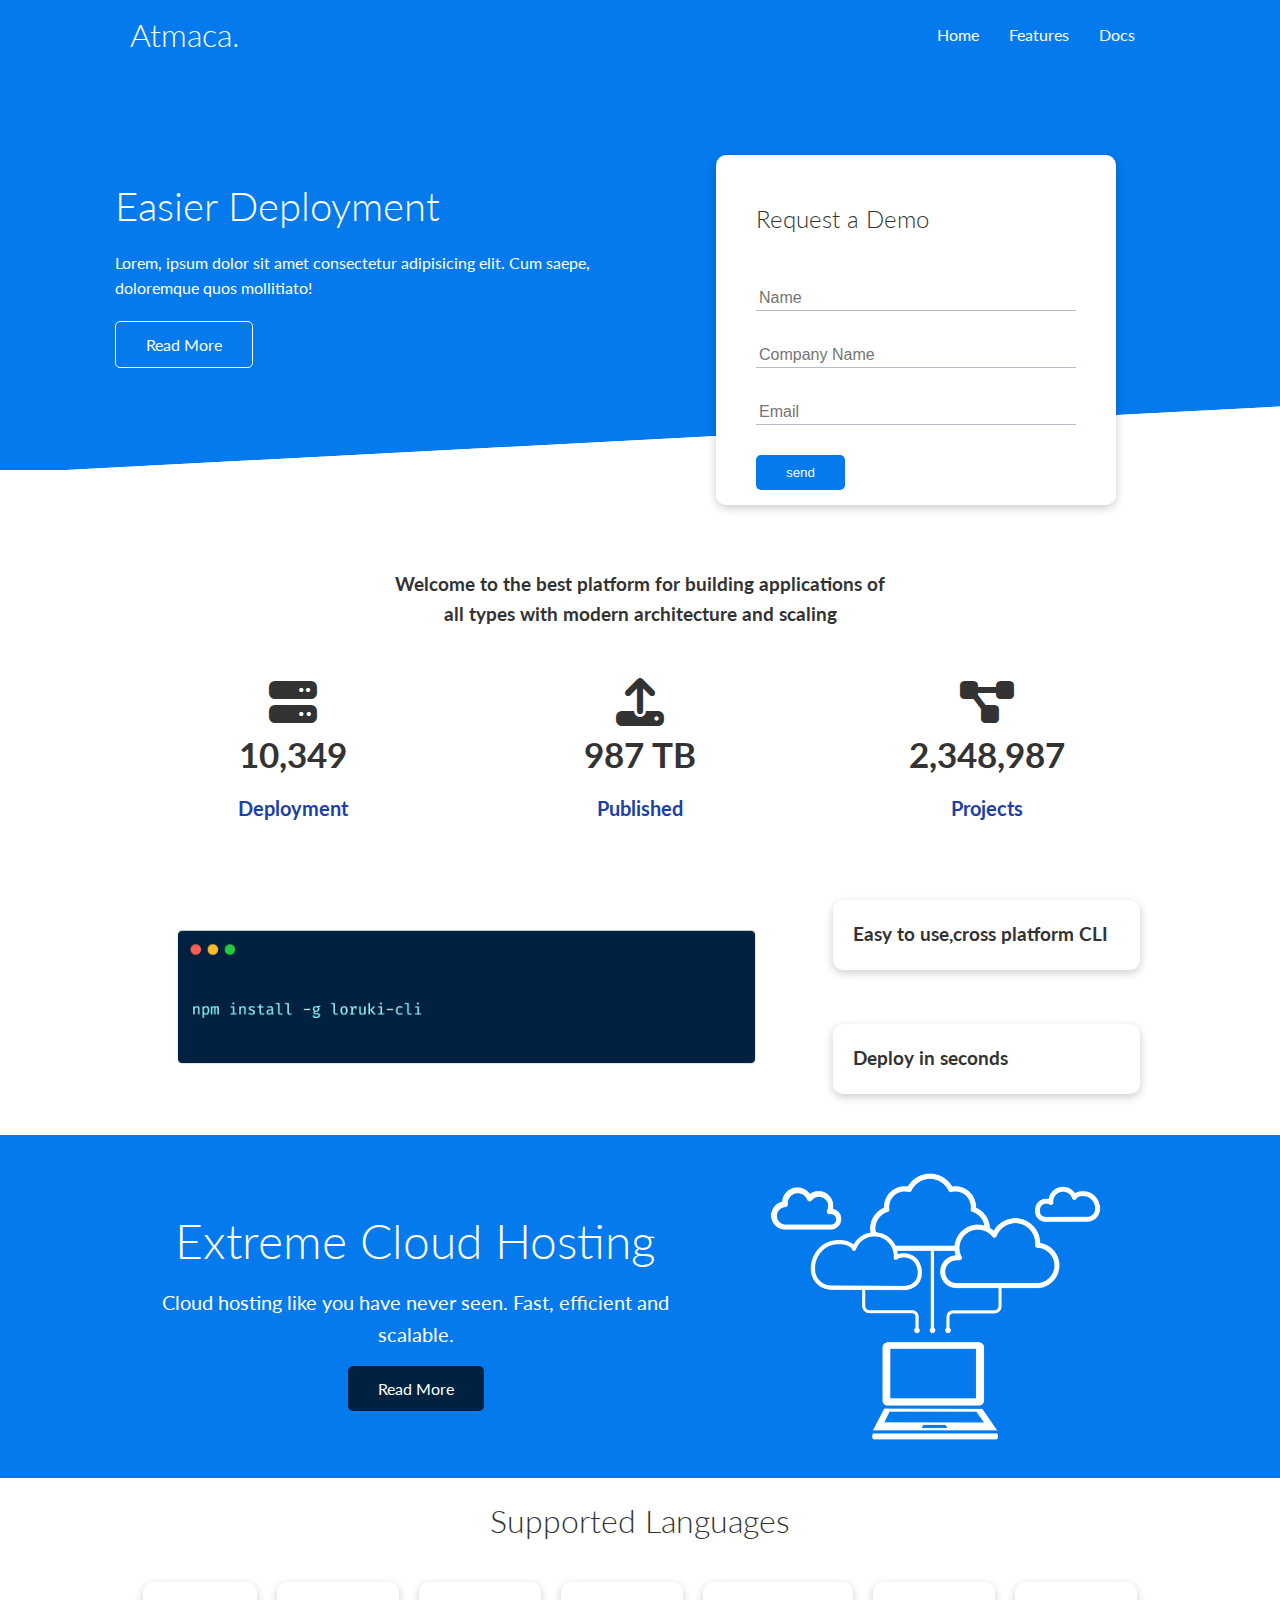
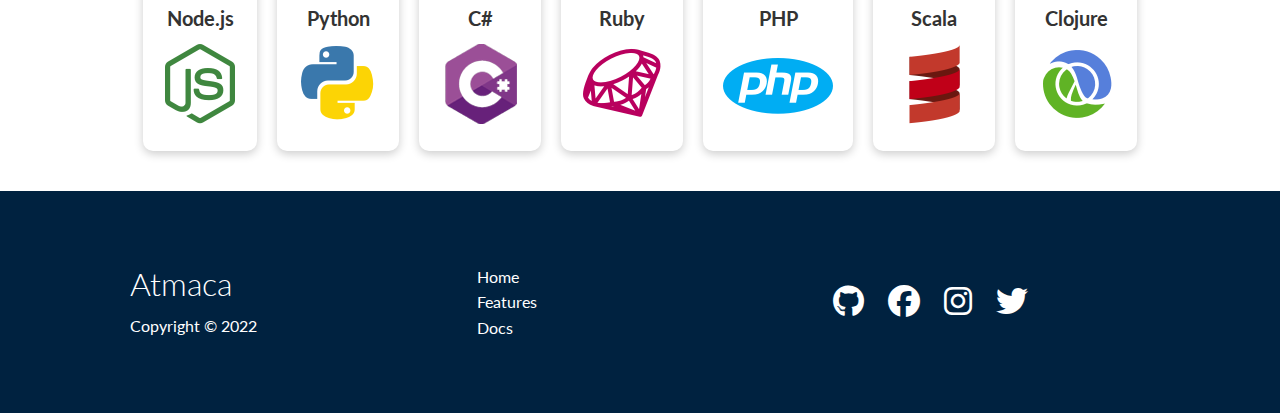
<file: index.html>
<!DOCTYPE html>
<html lang="en">

<head>
    <meta charset="UTF-8">
    <meta http-equiv="X-UA-Compatible" content="IE=edge">
    <meta name="viewport" content="width=device-width, initial-scale=1.0">
    <link rel="stylesheet" href="utilities.css">
    <link rel="stylesheet" href="style.css">

    <link rel="stylesheet" href="https://cdnjs.cloudflare.com/ajax/libs/font-awesome/6.1.2/css/all.min.css">
    <title>Atmaca | Cloud Hosting For Everyone</title>
</head>

<body>
    <!-- Navbar -->
    <div class="navbar">
        <div class="container flex">
            <h1 class="logo">Atmaca.</h1>
            <nav>
                <ul>
                    <li><a href="index.html">Home</a></li>
                    <li><a href="features.html">Features</a></li>
                    <li><a href="docs.html">Docs</a></li>
                </ul>
            </nav>
        </div>
    </div>

    <!-- Showcase -->
    <section class="showcase">
        <div class="container grid">
            <div class="showcase-text">
                <h1>Easier Deployment</h1>
                <p>Lorem, ipsum dolor sit amet consectetur adipisicing elit. Cum saepe, doloremque quos mollitiato!</p>
                <a href="features.html" class="btn btn-outline">
                    Read More
                </a>
            </div>

            <div class="showcase-form card">
                <h2>Request a Demo</h2>
                <form name="contact" method="POST" netlify-honeypot="bot-field" data-netlify="true">
                    <input type="hidden" name="form-name" value="contact">
                    <p class="hidden">
                        <label>
                            Don’t fill this out if you’re human: <input name="bot-field" />
                        </label>
                    </p>
                    <div class="form-control">
                        <input type="text" name="name" placeholder="Name" required>
                    </div>
                    <div class="form-control">
                        <input type="text" name="company" placeholder="Company Name" required>
                    </div>
                    <div class="form-control">
                        <input type="email" name="email" placeholder="Email" required>
                    </div>
                    <input type="submit" value="send" class="btn btn-primary">
                </form>
            </div>
        </div>
    </section>

    <!-- Stats -->
    <section class="stats">
        <div class="container">
            <h3 class="stats-heading text-center my-1">
                Welcome to the best platform for building applications of all types with modern architecture and scaling
            </h3>

            <div class="grid grid-3 text-center my-4">
                <div>
                    <i class="fas fa-server fa-3x"></i>
                    <h3>10,349</h3>
                    <p class="text-secondary">
                        Deployment
                    </p>
                </div>
                <div>
                    <i class="fas fa-upload fa-3x"></i>
                    <h3>987 TB</h3>
                    <p class="text-secondary">
                        Published
                    </p>
                </div>
                <div>
                    <i class="fas fa-project-diagram fa-3x"></i>
                    <h3>2,348,987</h3>
                    <p class="text-secondary">
                        Projects
                    </p>
                </div>
            </div>
        </div>

    </section>


    <!-- cli -->
    <section class="cli">
        <div class="container grid">
            <img src="images/cli.png">
            <div class="card">
                <h3>Easy to use,cross platform CLI</h3>
            </div>
            <div class="card">
                <h3>Deploy in seconds</h3>
            </div>
        </div>
    </section>

    <!-- cloud  -->
    <section class="cloud bg-primary my-2 py-2">
        <div class="container grid">
            <div class="text-center">
                <h2 class="lg">Extreme Cloud Hosting</h2>
                <p class="lead my-1">
                    Cloud hosting like you have never seen.
                    Fast, efficient and scalable.
                </p>
                <a href="features.html" class="btn btn-dark">Read More</a>
            </div>
            <img src="images/cloud.png">
        </div>
    </section>

    <section class="languages">
        <h2 class="md text-center my-2">
            Supported Languages
        </h2>
        <div class="container flex">
            <div class="card">
                <h4>Node.js</h4>
                <img src="images/logos/node.png">
            </div>

            <div class="card">
                <h4>Python</h4>
                <img src="images/logos/python.png">
            </div>
            <div class="card">
                <h4>C#</h4>
                <img src="images/logos/csharp.png">
            </div>
            <div class="card">
                <h4>Ruby</h4>
                <img src="images/logos/ruby.png">
            </div>
            <div class="card">
                <h4>PHP</h4>
                <img src="images/logos/php.png">
            </div>
            <div class="card">
                <h4>Scala</h4>
                <img src="images/logos/scala.png">
            </div>
            <div class="card">
                <h4>Clojure</h4>
                <img src="images/logos/clojure.png">
            </div>
        </div>
    </section>

    <!-- footer -->
    <footer class="footer bg-dark py-5">
        <div class="container grid grid-3">
            <div>
                <h1>Atmaca</h1>
                <p>Copyright &copy; 2022</p>
            </div>
            <nav>
                <ul>
                    <li><a href="index.html">Home</a></li>
                    <li><a href="features.html">Features</a></li>
                    <li><a href="docs.html">Docs</a></li>
                </ul>
            </nav>
            <div class="social">
                <a href="#">
                    <i class="fab fa-github fa-2x"></i>
                </a>
                <a href="#">
                    <i class="fab fa-facebook fa-2x"></i>
                </a>
                <a href="#">
                    <i class="fab fa-instagram fa-2x"></i>
                </a>
                <a href="#">
                    <i class="fab fa-twitter fa-2x"></i>
                </a>
            </div>
        </div>
    </footer>


</body>

</html>
</file>
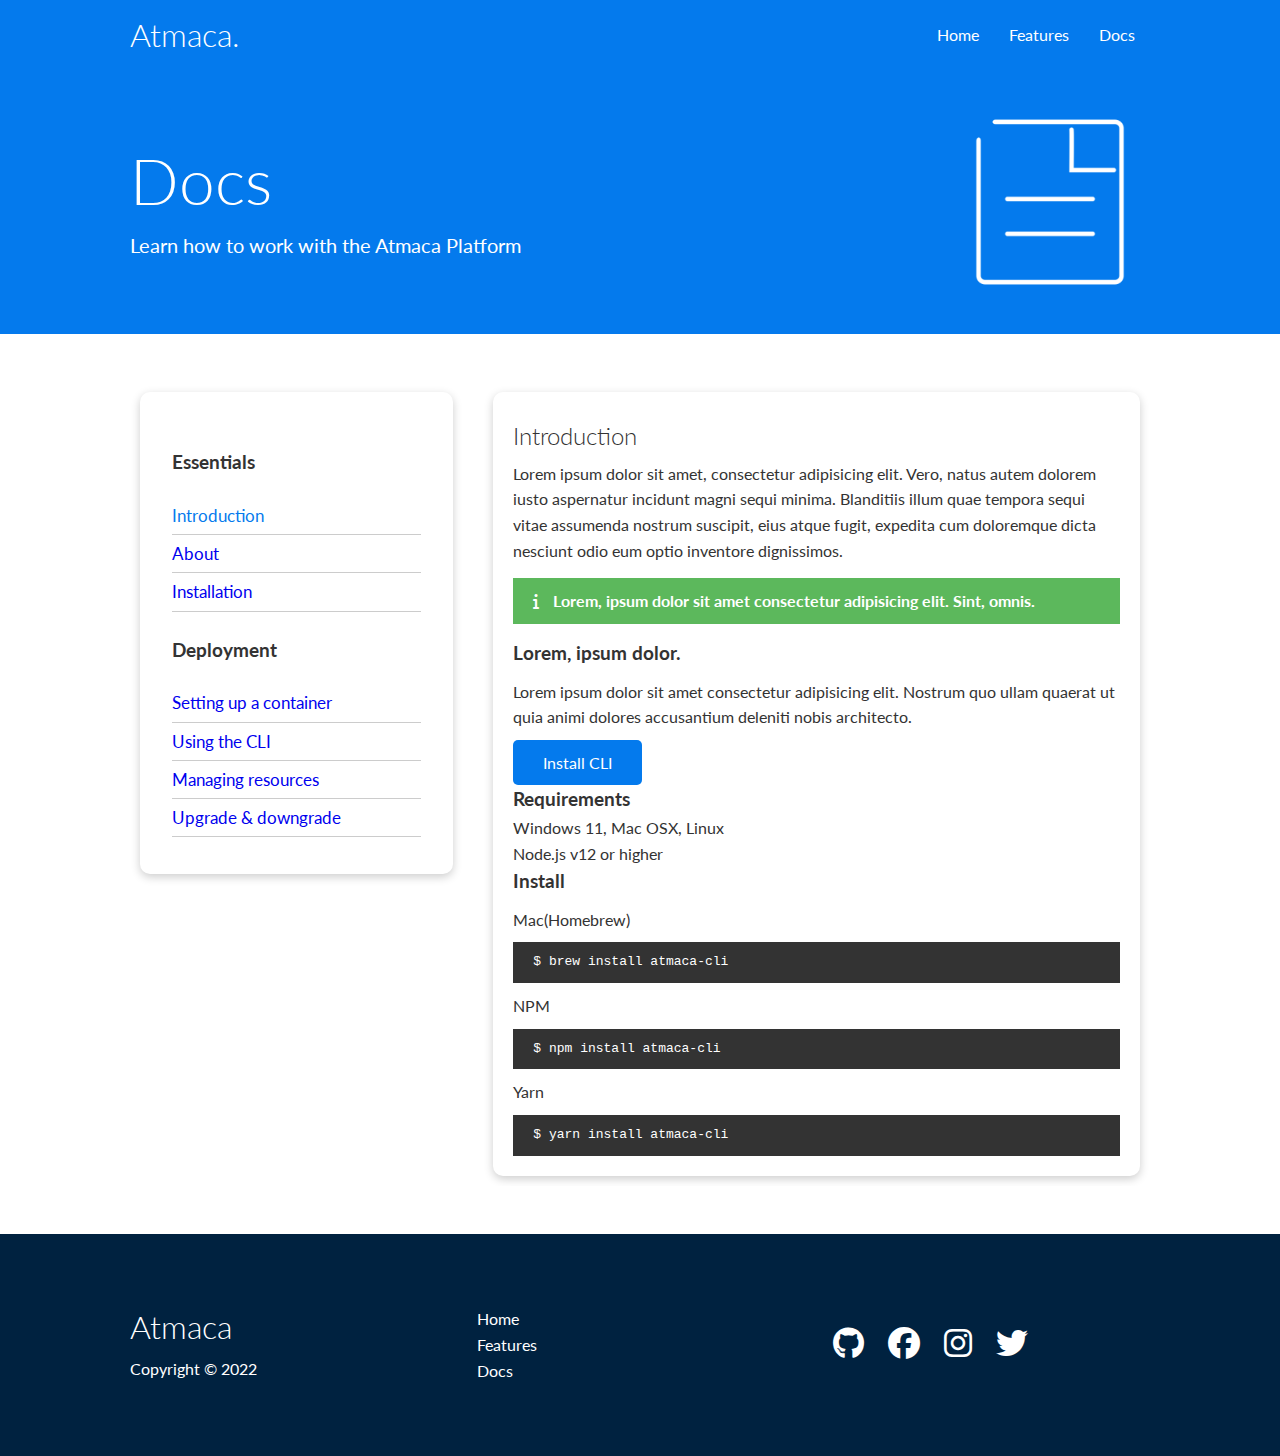
<file: docs.html>
<!DOCTYPE html>
<html lang="en">

<head>
    <meta charset="UTF-8">
    <meta http-equiv="X-UA-Compatible" content="IE=edge">
    <meta name="viewport" content="width=device-width, initial-scale=1.0">
    <link rel="stylesheet" href="utilities.css">
    <link rel="stylesheet" href="style.css">

    <link rel="stylesheet" href="https://cdnjs.cloudflare.com/ajax/libs/font-awesome/6.1.2/css/all.min.css">
    <title>Atmaca | Cloud Hosting For Everyone</title>
</head>

<body>
    <!-- Navbar -->
    <div class="navbar">
        <div class="container flex">
            <h1 class="logo">Atmaca.</h1>
            <nav>
                <ul>
                    <li><a href="index.html">Home</a></li>
                    <li><a href="features.html">Features</a></li>
                    <li><a href="docs.html">Docs</a></li>
                </ul>
            </nav>
        </div>
    </div>

    <!-- head -->
    <section class="docs-head bg-primary py-3">
        <div class="container grid">
            <div>
                <h1 class="xl">Docs</h1>
                <p class="lead">
                    Learn how to work with the Atmaca Platform
                </p>
            </div>
            <img src="images/docs.png">
        </div>
    </section>

    <!-- docs main -->
    <section class="docs-main my-4">
        <div class="container grid">
            <div class="card bg light p-3">
                <h3 class="my-2">Essentials</h3>
                <nav>
                    <ul>
                        <li><a href="#" class="text-primary">Introduction</a></li>
                        <li><a href="#">About</a></li>
                        <li><a href="#">Installation</a></li>
                    </ul>
                </nav>

                <h3 class="my-2">Deployment</h3>
                <nav>
                    <ul>
                        <li><a href="#">Setting up a container</a></li>
                        <li><a href="#">Using the CLI</a></li>
                        <li><a href="#">Managing resources</a></li>
                        <li><a href="#">Upgrade & downgrade</a></li>
                    </ul>
                </nav>
            </div>

            <div class="card">
                <h2>Introduction</h2>
                <p>Lorem ipsum dolor sit amet, consectetur adipisicing elit. Vero, natus autem dolorem iusto aspernatur
                    incidunt magni sequi minima. Blanditiis illum quae tempora sequi vitae assumenda nostrum suscipit,
                    eius atque fugit, expedita cum doloremque dicta nesciunt odio eum optio inventore dignissimos.</p>
                <div class="alert alert-success">
                    <i class="fas fa-info"></i>
                    Lorem, ipsum dolor sit amet consectetur adipisicing elit. Sint, omnis.
                </div>

                <h3>Lorem, ipsum dolor.</h3>
                <p>Lorem ipsum dolor sit amet consectetur adipisicing elit. Nostrum quo ullam quaerat ut quia animi
                    dolores accusantium deleniti nobis architecto.</p>
                <a href="#" class="btn btn-primary">Install CLI</a>
                <h3>Requirements</h3>
                <ul>
                    <li>Windows 11, Mac OSX, Linux</li>
                    <li>Node.js v12 or higher</li>
                </ul>
                <h3>
                    Install
                </h3>
                <p>Mac(Homebrew)</p>
                <pre><code>$ brew install atmaca-cli</code></pre>
                <p>NPM</p>
                <pre><code>$ npm install atmaca-cli</code></pre>
                <p>Yarn</p>
                <pre><code>$ yarn install atmaca-cli</code></pre>
            </div>
        </div>
    </section>


    <!-- footer -->
    <footer class="footer bg-dark py-5">
        <div class="container grid grid-3">
            <div>
                <h1>Atmaca</h1>
                <p>Copyright &copy; 2022</p>
            </div>
            <nav>
                <ul>
                    <li><a href="index.html">Home</a></li>
                    <li><a href="features.html">Features</a></li>
                    <li><a href="docs.html">Docs</a></li>
                </ul>
            </nav>
            <div class="social">
                <a href="#">
                    <i class="fab fa-github fa-2x"></i>
                </a>
                <a href="#">
                    <i class="fab fa-facebook fa-2x"></i>
                </a>
                <a href="#">
                    <i class="fab fa-instagram fa-2x"></i>
                </a>
                <a href="#">
                    <i class="fab fa-twitter fa-2x"></i>
                </a>
            </div>
        </div>
    </footer>


</body>

</html>
</file>
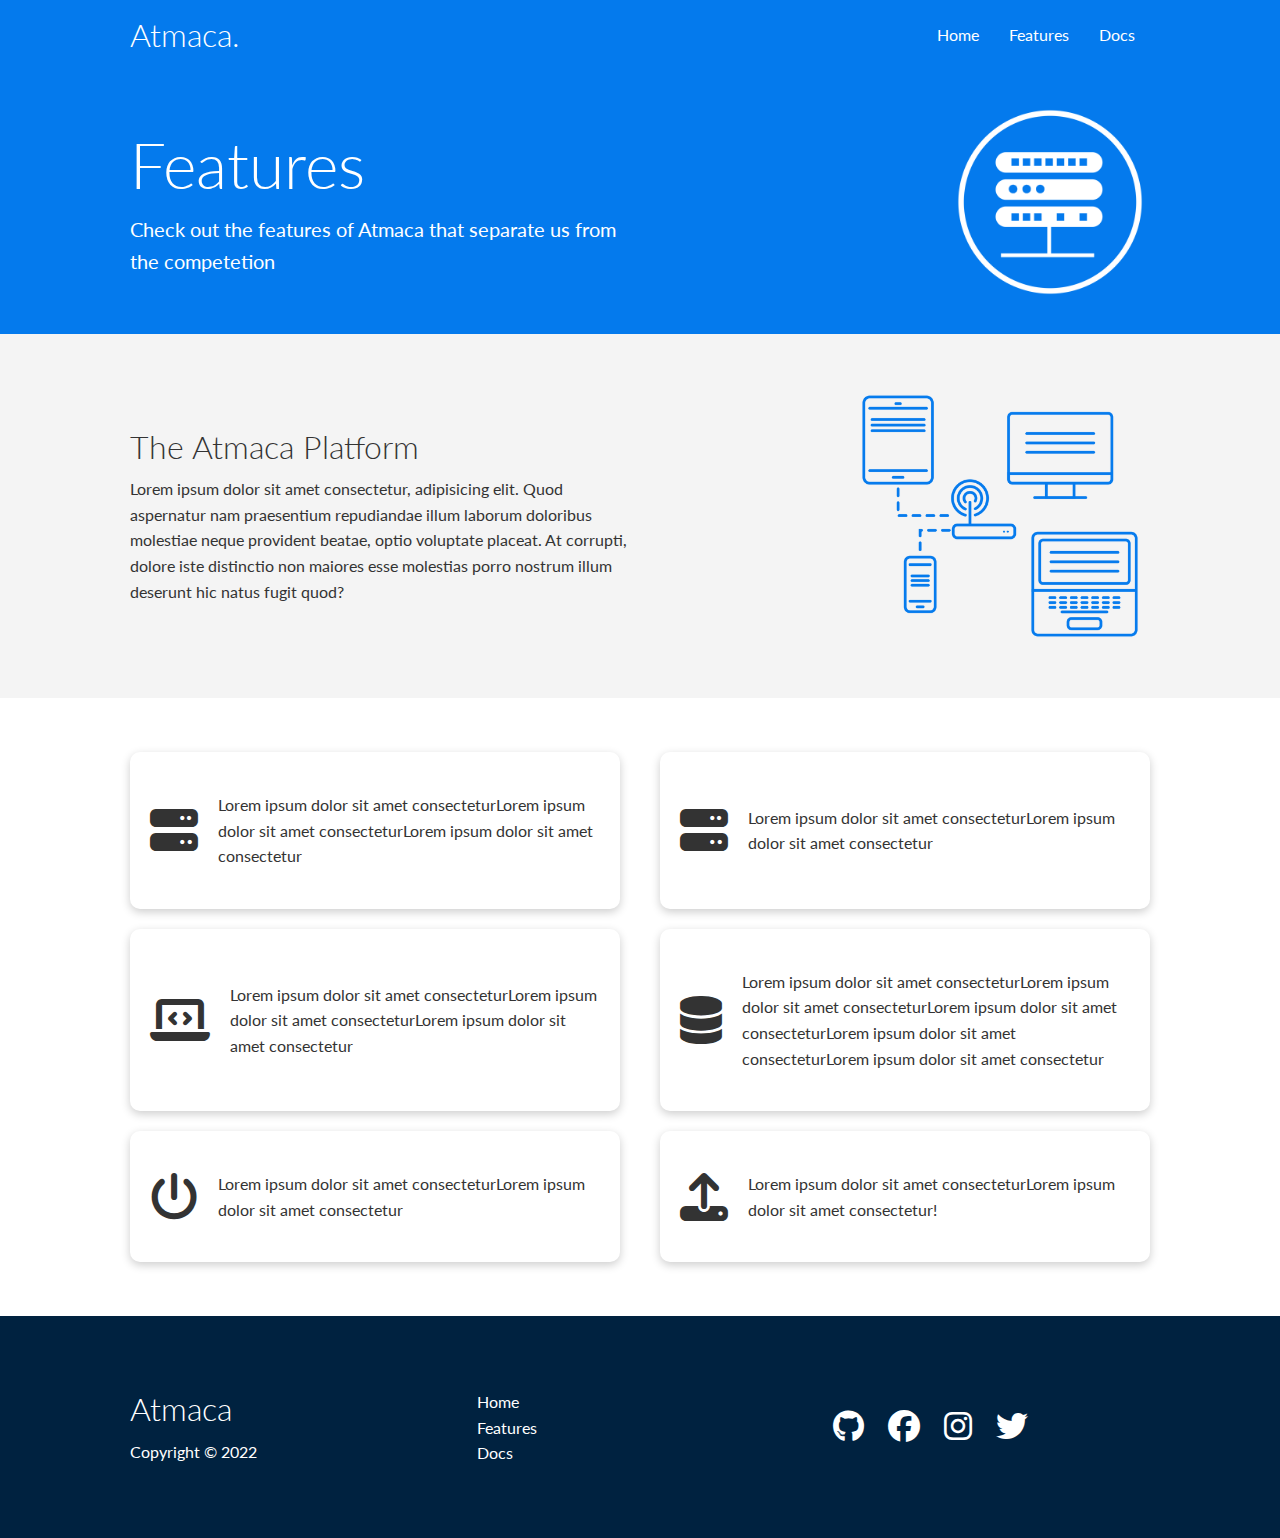
<file: features.html>
<!DOCTYPE html>
<html lang="en">

<head>
    <meta charset="UTF-8">
    <meta http-equiv="X-UA-Compatible" content="IE=edge">
    <meta name="viewport" content="width=device-width, initial-scale=1.0">
    <link rel="stylesheet" href="utilities.css">
    <link rel="stylesheet" href="style.css">

    <link rel="stylesheet" href="https://cdnjs.cloudflare.com/ajax/libs/font-awesome/6.1.2/css/all.min.css">
    <title>Atmaca | Cloud Hosting For Everyone</title>
</head>

<body>
    <!-- Navbar -->
    <div class="navbar">
        <div class="container flex">
            <h1 class="logo">Atmaca.</h1>
            <nav>
                <ul>
                    <li><a href="index.html">Home</a></li>
                    <li><a href="features.html">Features</a></li>
                    <li><a href="docs.html">Docs</a></li>
                </ul>
            </nav>
        </div>
    </div>

    <!-- head -->
    <section class="features-head bg-primary py-3">
        <div class="container grid">
            <div>
                <h1 class="xl">Features</h1>
                <p class="lead">
                    Check out the features of Atmaca that separate us from the competetion
                </p>
            </div>
            <img src="images/server.png">
        </div>
    </section>


    <!-- sub head -->
    <section class="features-sub-head bg-light py-3">
        <div class="container grid">
            <div>
                <h1 class="md">The Atmaca Platform</h1>
                <p>
                    Lorem ipsum dolor sit amet consectetur, adipisicing elit. Quod aspernatur nam praesentium
                    repudiandae illum laborum doloribus molestiae neque provident beatae, optio voluptate placeat. At
                    corrupti, dolore iste distinctio non maiores esse molestias porro nostrum illum deserunt hic natus
                    fugit quod?
                </p>
            </div>
            <img src="images/server2.png">
        </div>
    </section>

    <section class="features-main my-2">
        <div class="container grid">
            <div class="card flex">
                <i class="fas fa-server fa-3x"></i>
                <p>Lorem ipsum dolor sit amet consecteturLorem ipsum dolor sit amet consecteturLorem ipsum dolor sit
                    amet consectetur</p>
            </div>
            <div class="card flex">
                <i class="fas fa-server fa-3x"></i>
                <p>Lorem ipsum dolor sit amet consecteturLorem ipsum dolor sit amet consectetur</p>
            </div>
            <div class="card flex">
                <i class="fas fa-laptop-code fa-3x"></i>
                <p>Lorem ipsum dolor sit amet consecteturLorem ipsum dolor sit amet consecteturLorem ipsum dolor sit
                    amet consectetur</p>
            </div>
            <div class="card flex">
                <i class="fas fa-database fa-3x"></i>
                <p>Lorem ipsum dolor sit amet consecteturLorem ipsum dolor sit amet consecteturLorem ipsum dolor sit
                    amet consecteturLorem ipsum dolor sit amet consecteturLorem ipsum dolor sit amet consectetur</p>
            </div>
            <div class="card flex">
                <i class="fas fa-power-off fa-3x"></i>
                <p>Lorem ipsum dolor sit amet consecteturLorem ipsum dolor sit amet consectetur</p>
            </div>
            <div class="card flex">
                <i class="fas fa-upload fa-3x"></i>
                <p>Lorem ipsum dolor sit amet consecteturLorem ipsum dolor sit amet consectetur!</p>
            </div>

        </div>
    </section>

    <!-- footer -->
    <footer class="footer bg-dark py-5">
        <div class="container grid grid-3">
            <div>
                <h1>Atmaca</h1>
                <p>Copyright &copy; 2022</p>
            </div>
            <nav>
                <ul>
                    <li><a href="index.html">Home</a></li>
                    <li><a href="features.html">Features</a></li>
                    <li><a href="docs.html">Docs</a></li>
                </ul>
            </nav>
            <div class="social">
                <a href="#">
                    <i class="fab fa-github fa-2x"></i>
                </a>
                <a href="#">
                    <i class="fab fa-facebook fa-2x"></i>
                </a>
                <a href="#">
                    <i class="fab fa-instagram fa-2x"></i>
                </a>
                <a href="#">
                    <i class="fab fa-twitter fa-2x"></i>
                </a>
            </div>
        </div>
    </footer>


</body>

</html>
</file>
<file: utilities.css>
.container {
    max-width: 1100px;
    margin: 0 auto;
    overflow: auto;
    padding: 0 40px;
}

.flex {
    display: flex;
    justify-content: center;
    align-items: center;
    height: 100%;
}

.card  {
    background: #fff;
    border-radius: 10px;
    box-shadow: 0 3px 10px rgba(0,0,0,.2);
    padding: 20px;
    margin: 10px;
    color: #333;

}

.btn {
    display: inline-block;
    padding: 10px 30px;
    cursor: pointer;
    background: var(--primary-color);
    color: #fff;
    border: none;
    border-radius: 5px;
}

.btn-outline {
    background: transparent;
    border: 1px solid #fff;

}

.btn:hover {
    transform: scale(.98);

}

.grid {
    display: grid;
    grid-template-columns: repeat(2,1fr);
    gap: 20px;
    justify-content: center;
    align-items: center;
    height: 100%;
}

.grid-3 {
    grid-template-columns: repeat(3,1fr);
}

.text-center {
    text-align: center;
}

/* alert */

.alert {
    background: var(--light-color);
    padding: 10px 20px;
    font-weight: bold;
    margin: 15px 0 ;

}
.alert i {
    margin-right: 10px;
}
.alert-success {
    background: var(--success-color);
    color: #fff;
}

.alert-error {
    background: var(--error-color);
    color: #fff;
}

code,pre {
    background: #333;
    color: #fff;
    padding: 10px;
}

/* margin */
.my-1 {
    margin: 1rem 0;
}

.my-2 {
    margin: 1.5rem 0;
}

.my-3 {
    margin: 2rem 0;
}

.my-4 {
    margin: 3rem 0;
}
 
.my-5 {
    margin: 4rem 0;
}



.m-1 {
    margin: 1rem ;
}

.m-2 {
    margin: 1.5rem ;
}

.m-3 {
    margin: 2rem ;
}

.m-4 {
    margin: 3rem ;
}
 
.m-5 {
    margin: 4rem ;
}

/* padding */
.py-1 {
    padding: 1rem 0;
}

.py-2 {
    padding: 1.5rem 0;
}

.py-3 {
    padding: 2rem 0;
}

.py-4 {
    padding: 3rem 0;
}
 
.py-5 {
    padding: 4rem 0;
}


.p-1 {
    padding: 1rem ;
}

.p-2 {
    padding: 1.5rem ;
}

.p-3 {
    padding: 2rem ;
}

.p-4 {
    padding: 3rem ;
}
 
.p-5 {
    padding: 4rem ;
}

/* bg and buttons */

.bg-primary,
.btn-primary {
    background: var(--primary-color);
    color: #fff;
}

.bg-secondary,
.btn-secondary {
    background: var(--secondary-color);
    color: #fff;
}

.bg-dark, 
.btn-dark {
    background: var(--dark-color);
    color: #fff;
}

.bg-light, 
.btn-light {
    background: var(--light-color);
    color: #333;
}

.bg-primary a,
.btn-primary a,
.bg-secondary a,
.btn-secondary a,
.bg-dark a, 
.btn-dark a,
.bg-light a, 
.btn-light a {
    color: #fff;
}

/* text colors */

.text-primary
 {
    color: var(--primary-color);
    
}

.text-secondary
 {
    color: var(--secondary-color);
  
}

.text-dark 
 {
    color: var(--dark-color);
  
}

.text-light
 {
    color: var(--light-color);
 
}

/* text sizes */

.lead {
    font-size: 20px;

}

.sm {
    font-size: 1rem;
}

.md {
    font-size: 2rem;

}

.lg {
    font-size: 3rem;
}

.xl {
    font-size: 4rem;
}
</file>
<file: style.css>
@import url('https://fonts.googleapis.com/css2?family=Lato:wght@300&display=swap');

:root {
    --primary-color:#047aed;
    --secondary-color:#1c3fa8;
    --dark-color:#002240;
    --light-color:#f4f4f4;
    --success-color:#5cb85c;
    --error-color:#d9534f;

}

* {
    margin: 0;
    padding: 0;
    box-sizing: border-box;
    list-style: none;
    text-decoration: none; 
}

body {
     font-family: 'Lato', sans-serif;
     color: #333;
     line-height: 1.6;
}

a {
    text-decoration: none;
}

h1,h2 {
    font-weight: 300;
    line-height: 1.2;
    margin: 10px 0;
}

p {
    margin: 10px 0;
}

img {
    width: 100%;
}

/* Navbar */
.navbar {
    background: var(--primary-color);
    color: #fff;
    height: 70px;
}

.navbar ul {
    display: flex;
}

.navbar a{
    color: #fff;
    padding: 10px;
    margin: 0 5px;
}

.navbar a:hover {
    border-bottom: 2px #fff solid;
}

.navbar .flex {
    justify-content: space-between;
}

/* Showcase */

.showcase {
    height: 400px;
    background: var(--primary-color);
    color: #fff;
    position: relative;
}

.showcase h1 {
    font-size: 40px;
}

.showcase p {
    margin: 20px 0;
}

.showcase .grid {
    grid-template-columns: 55% 45%;
    gap: 30px;
    overflow: visible;
}

.showcase-form {
    position: relative;
    top: 60px;
    height: 350px;
    width: 400px;
    padding: 40px;
    z-index: 100;
     animation: slideInFromRight 1s ease-in;
}

.showcase-form .form-control {
    margin: 30px 0;
}

.showcase-form input[type='text'],
.showcase-form input[type='email']
{
    border: 0;
    border-bottom: 1px solid #b4becb;
    width: 100%;
    padding: 3px ;
    font-size: 16px;
}

.showcase-form input:focus {
    outline: none;
}

.showcase::before,.showcase::after {
    content: '';
    position: absolute;
    height: 100px;
    bottom: -70px;
    right: 0;
    left: 0;
    background: #fff;
    transform: skewY(-3deg);
    -webkit-transform: skewY(-3deg);
    -moz-transform: skewY(-3deg);
    -ms-transform: skewY(-3deg);
}

.showcase-text {
    animation: slideInFromLeft 1s ease-in;
}

/* stats */

.stats {
    padding-top: 100px;
     animation: slideInFromBottom 1s ease-in;
}

.stats-heading {
    max-width: 500px;
    margin: auto;
}

.stats .grid h3 {
    font-size: 35px;

}

.stats .grid p {
    font-size: 20px;
    font-weight: bold;
}


/* cli */

.cli .grid {
    grid-template-columns: repeat(3,1fr);
    grid-template-rows: repeat(2,1fr);

}

.cli .grid > *:first-child {
    grid-column: 1 / span 2;
    grid-row: 1 / span 2 ;
}

/* cloud */

.cloud .grid{
    grid-template-columns: 4fr 3fr;
    background: var(--primary-color);
}


/* languages */
.languages .flex{
    flex-wrap: wrap;
}
.languages .card{
    text-align: center;
    margin: 18px 10px 40px ;
    transition: all 200ms;
}

.languages .card h4 {
    font-size: 20px;
    margin-bottom: 10px;

}

.languages .card:hover {
    transform: translateY(-15px);
    cursor: pointer;
}

.hidden {
    visibility: hidden;
    height: 0;
}
/* footer  */

.footer .social a {
    margin: 0 10px;
}


/* features */

.features-head img,
.docs-head img
{
    width: 200px;    
    justify-self: flex-end;
}

.features-sub-head img {
    width: 300px;
    justify-self: flex-end;
}

.features-main .card > i{
    margin-right: 20px;

}

.features-main .grid {
    padding: 30px;
}

/* docs */

.docs-main-h3 {
    margin: 20px 0;

}
.docs-main .grid {
    grid-template-columns: 1fr 2fr;
    align-items: flex-start;
}

.docs-main nav li {
    font-size: 17px;
    padding-bottom: 5px;
    margin-bottom: 5px;
    border-bottom: 1px #ccc solid;
}

.docs-main a:hover {
    font-weight: bold;
}

/* animations */

@keyframes slideInFromLeft {
    0% {
        transform: translateX(-100%);
    }

    100% {
         transform: translateX(0);
    }
}

@keyframes slideInFromRight {
    0% {
        transform: translateX(100%);
    }

    100% {
         transform: translateX(0);
    }
}

@keyframes slideInFromTop {
    0% {
        transform: translateY(-100%);
    }

    100% {
         transform: translateX(0);
    }
}

@keyframes slideInFromBottom {
    0% {
        transform: translateY(100%);
    }

    100% {
         transform: translateX(0);
    }
}

/* Tablet and under  */

@media (max-width: 768px){
    .grid, 
    .showcase .grid,
    .stats .grid,
    .cli .grid,
    .cloud .gridi
    .features-main .grid,
    .docs-main .grid {
        grid-template-columns: 1fr;
        grid-template-rows: 1fr;
    }

    .showcase {
        height: auto;
    }
    .showcase-text {
        text-align: center;
        margin-top: 40px;
         animation: slideInFromTop 1s ease-in;

    }
    .showcase-form {
        justify-self: center;
        margin: auto;
        animation: slideInFromBottom 1s ease-in;
    }

    .cli .grid > *:first-child {
    grid-column: 1;
    grid-row: 1;
}

    .features-head,
    .features-sub-head,
    .docs-head {
        text-align: center;
    }
    .features-head img,
    .features-sub-head img,
    .docs-head img {
        justify-self: center;
       
    }
    .features-main .grid > *:first-child,
    .features-main .grid > *:nth-child(2){
        grid-column: 1;
    }
}

/* Mobile */

@media (max-width: 500px){
    .navbar {
        height: 110px;

    }
    .navbar .flex {
        flex-direction: column;
    }

    .navbar ul {
        padding: 10px;
        background: rgba(0,0,0,0.1);
    }
}
</file>
